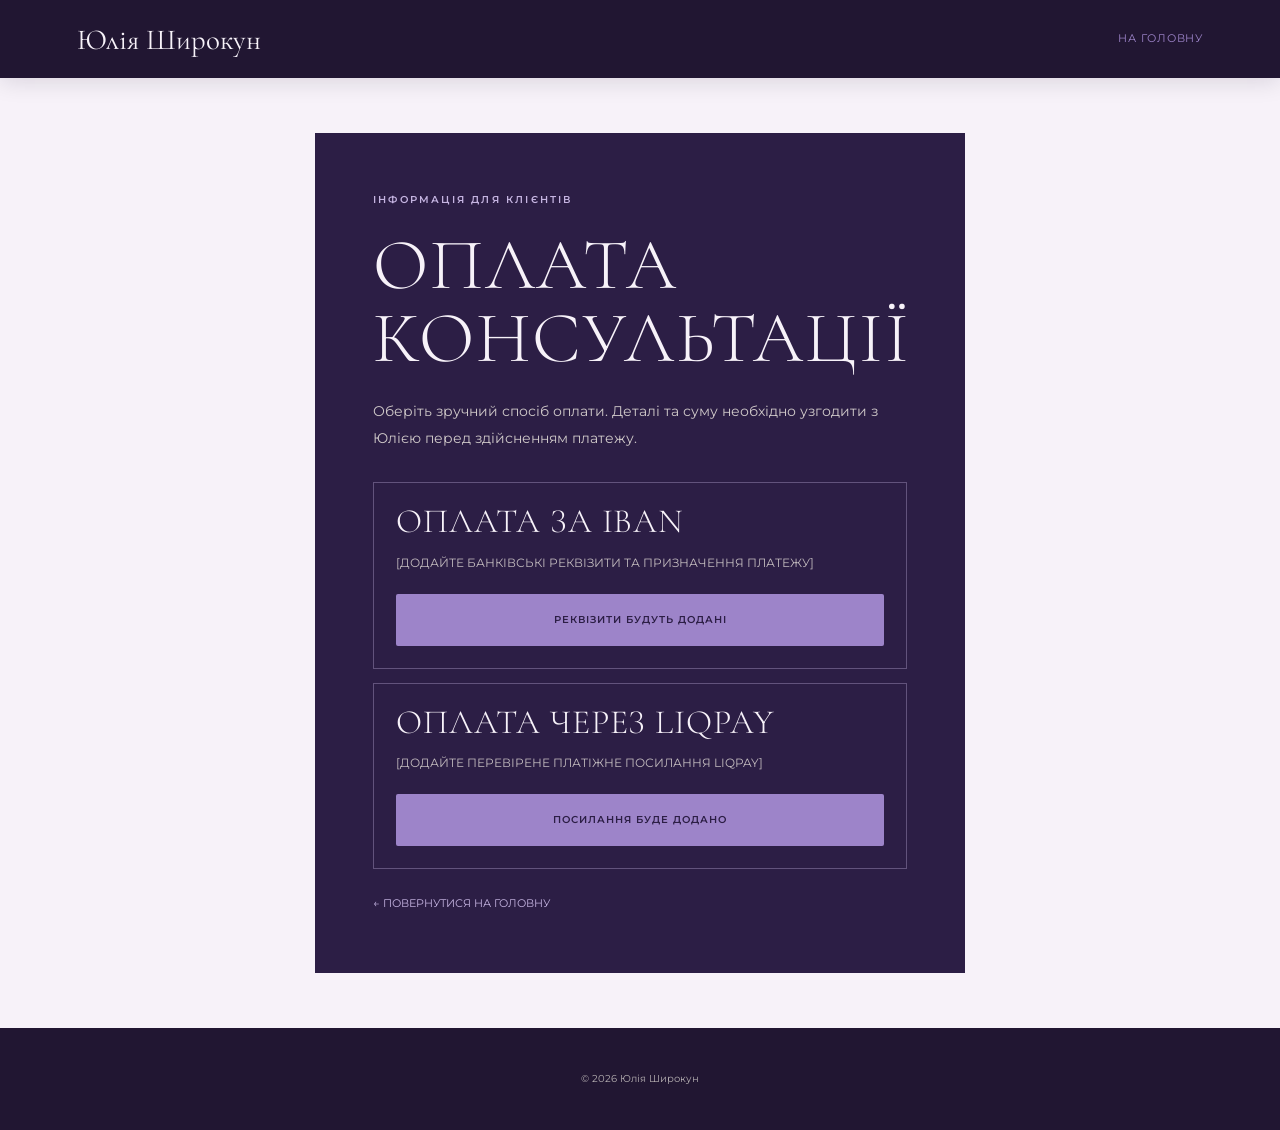
<file: payment/index.html>
<!doctype html>
<html lang="uk">
<head>
  <meta charset="utf-8"><meta name="viewport" content="width=device-width, initial-scale=1">
  <meta name="robots" content="noindex,nofollow">
  <meta name="theme-color" content="#2c1e45">
  <title>Оплата консультації | Юлія Широкун</title>
  <link rel="icon" href="../assets/icons/favicon.svg" type="image/svg+xml">
  <link rel="preconnect" href="https://fonts.googleapis.com"><link rel="preconnect" href="https://fonts.gstatic.com" crossorigin>
  <link href="https://fonts.googleapis.com/css2?family=Cormorant+Garamond:wght@300;400&family=Montserrat:wght@400;500;600&display=swap" rel="stylesheet">
  <link rel="stylesheet" href="../style.css">
  <style>
    body { min-height:100vh; display:flex; flex-direction:column; }
    .payment-main { flex:1; display:grid; place-items:center; padding:55px 22px; background:var(--cream); }
    .payment-card { width:min(100%,650px); padding:clamp(28px,6vw,58px); background:var(--purple); color:var(--cream); }
    .payment-card h1 { color:var(--cream); font-size:clamp(48px,8vw,72px); }
    .payment-card .body-copy { color:rgba(244,239,231,.82); }
    .payment-options { display:grid; gap:14px; margin-top:30px; }
    .payment-option { padding:22px; border:1px solid rgba(197,180,225,.35); }
    .payment-option h2 { font-size:34px; margin:0 0 8px; }
    .payment-option p { color:rgba(244,239,231,.75); font-size:12px; }
    .payment-option .button { width:100%; margin-top:8px; }
    .back-link { display:inline-block; margin-top:25px; color:#c5b4e1; font-size:11px; text-decoration:none; }
  </style>
</head>
<body>
<header class="site-header"><a class="wordmark" href="../">Юлія Широкун</a><div class="header-controls"><a class="lang-switch active" href="../">НА ГОЛОВНУ</a></div></header>
<main class="payment-main">
  <section class="payment-card">
    <p class="eyebrow eyebrow-light">ІНФОРМАЦІЯ ДЛЯ КЛІЄНТІВ</p>
    <h1>Оплата консультації</h1>
    <p class="body-copy">Оберіть зручний спосіб оплати. Деталі та суму необхідно узгодити з Юлією перед здійсненням платежу.</p>
    <div class="payment-options">
      <div class="payment-option"><h2>Оплата за IBAN</h2><p>[ДОДАЙТЕ БАНКІВСЬКІ РЕКВІЗИТИ ТА ПРИЗНАЧЕННЯ ПЛАТЕЖУ]</p><button class="button button-lavender" type="button" disabled>РЕКВІЗИТИ БУДУТЬ ДОДАНІ</button></div>
      <div class="payment-option"><h2>Оплата через LiqPay</h2><p>[ДОДАЙТЕ ПЕРЕВІРЕНЕ ПЛАТІЖНЕ ПОСИЛАННЯ LIQPAY]</p><a class="button button-lavender" href="#" aria-disabled="true" onclick="return false;">ПОСИЛАННЯ БУДЕ ДОДАНО</a></div>
    </div>
    <a class="back-link" href="../">← ПОВЕРНУТИСЯ НА ГОЛОВНУ</a>
  </section>
</main>
<footer class="site-footer"><p>© <span id="year"></span> Юлія Широкун</p></footer>
<script>document.getElementById("year").textContent = new Date().getFullYear();</script>
</body></html>
</file>
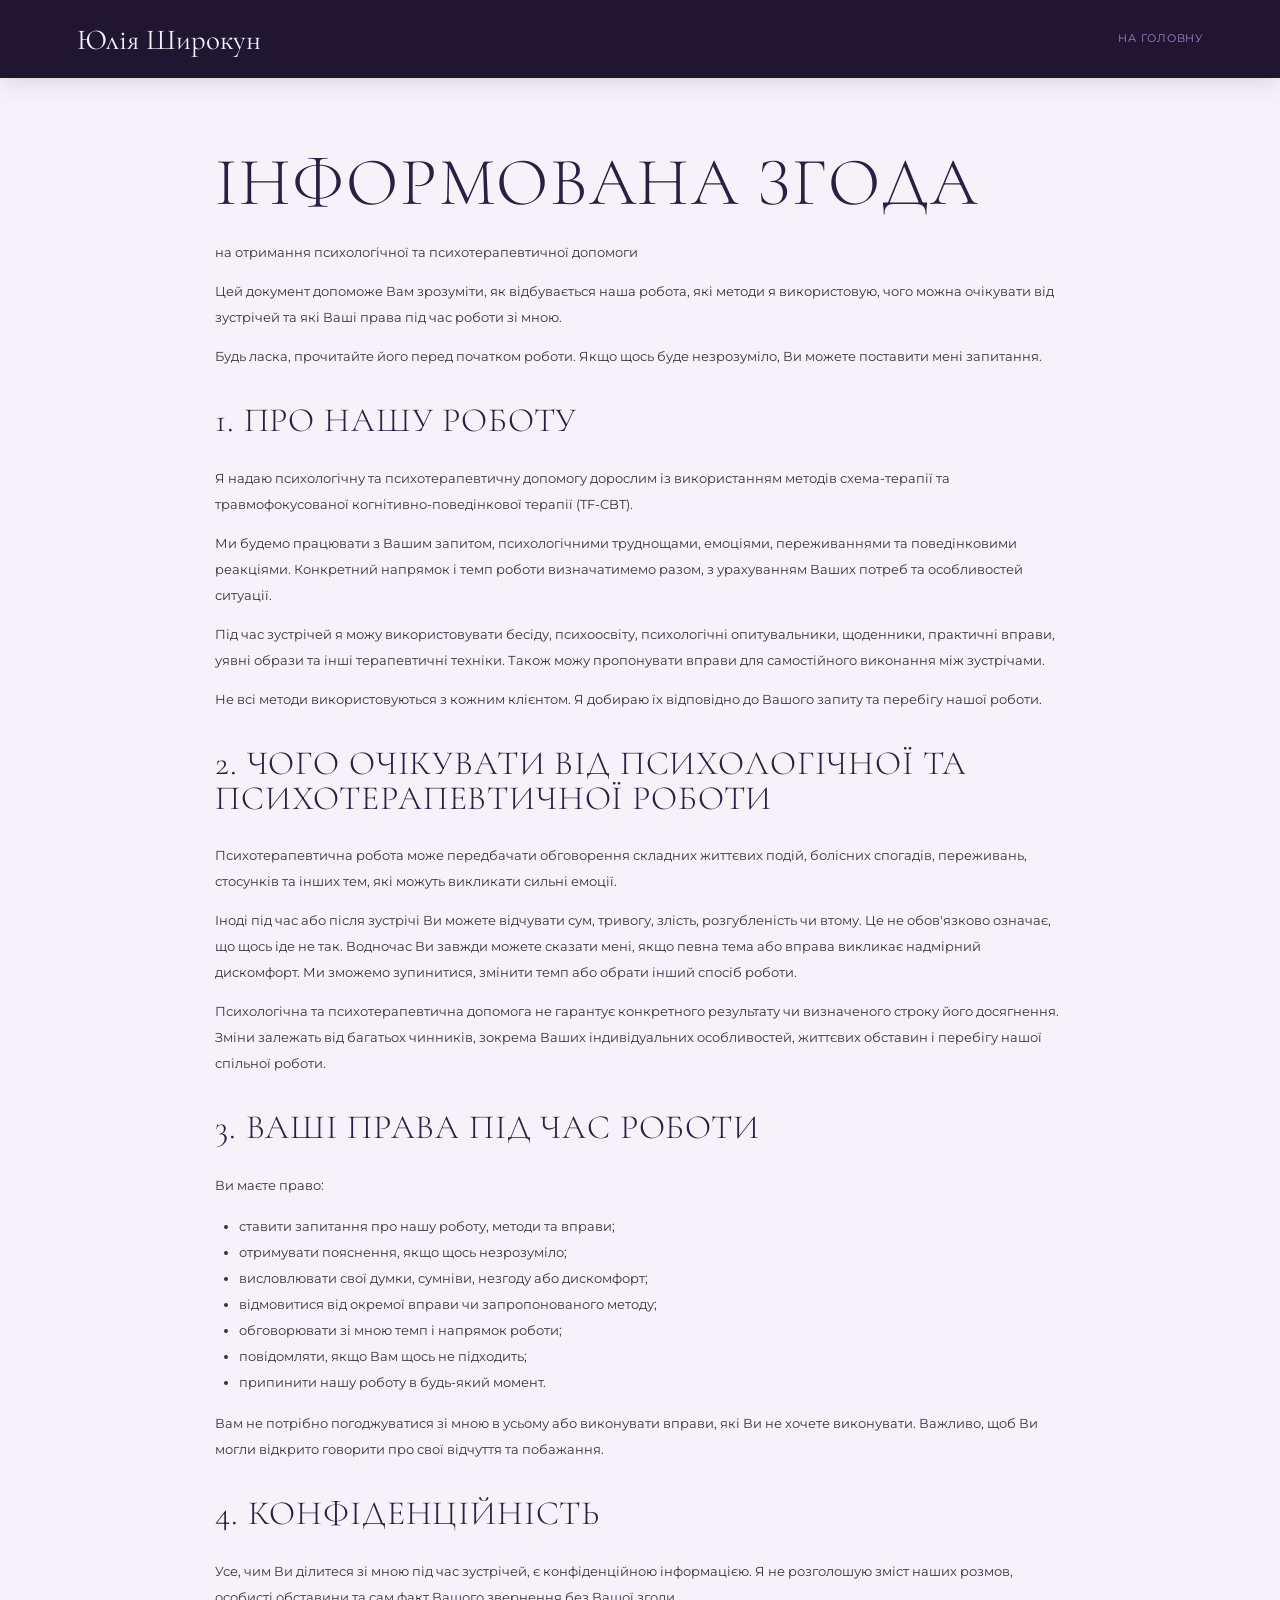
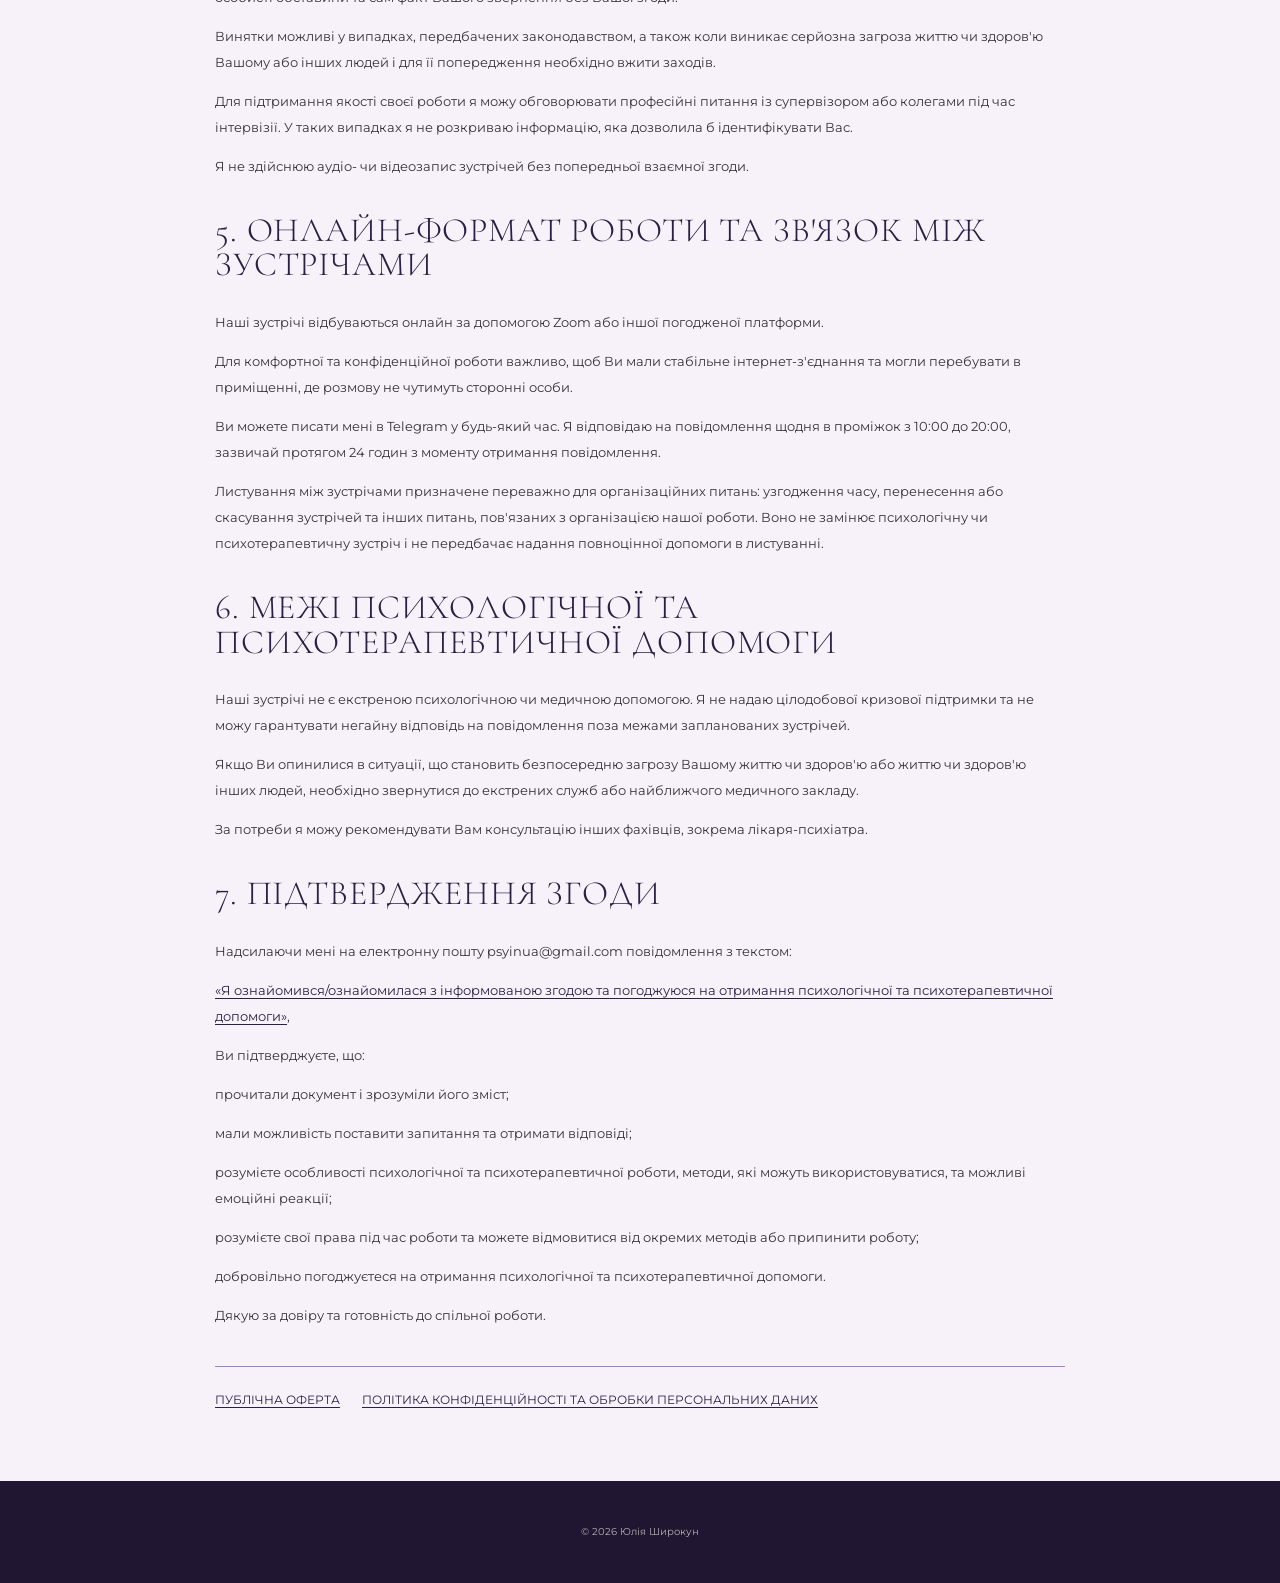
<file: documents/consent.html>
<!doctype html>
<html lang="uk">
<head>
<meta charset="utf-8"><meta name="viewport" content="width=device-width, initial-scale=1">
<meta name="robots" content="noindex,nofollow"><meta name="theme-color" content="#2c1e45">
<title>Інформована згода | Юлія Широкун</title>
<link rel="icon" href="../assets/icons/favicon.svg" type="image/svg+xml">
<link rel="preconnect" href="https://fonts.googleapis.com"><link rel="preconnect" href="https://fonts.gstatic.com" crossorigin>
<link href="https://fonts.googleapis.com/css2?family=Cormorant+Garamond:wght@300;400&family=Montserrat:wght@400;500;600&display=swap" rel="stylesheet">
<link rel="stylesheet" href="../style.css">
<style>
.document-main { min-height:70vh; padding:70px 24px; background:var(--cream); }
.document-content { width:min(850px,100%); margin:auto; }
.document-content h1 { font-size:clamp(42px,7vw,68px); }
.document-content h2 { color:var(--purple); font-size:clamp(24px,4vw,34px); margin-top:35px; }
.document-content p, .document-content li { font-size:13px; line-height:2; }
.document-content ul { padding-left:24px; }
.document-content a { color:var(--purple); text-decoration:underline; text-underline-offset:3px; }
.document-nav { display:flex; flex-wrap:wrap; gap:12px 22px; margin-top:38px; padding-top:22px; border-top:1px solid var(--lavender); }
.document-nav a { font-size:12px; }
.consent-action { display:inline; cursor:pointer; color:var(--purple); text-decoration:underline; text-underline-offset:3px; }
</style></head>
<body>
<header class="site-header"><a class="wordmark" href="../">Юлія Широкун</a><div class="header-controls"><a class="lang-switch active" href="../">НА ГОЛОВНУ</a></div></header>
<main class="document-main"><article class="document-content">
<h1>ІНФОРМОВАНА ЗГОДА</h1>
<p>на отримання психологічної та психотерапевтичної допомоги</p>
<p>Цей документ допоможе Вам зрозуміти, як відбувається наша робота, які методи я використовую, чого можна очікувати від зустрічей та які Ваші права під час роботи зі мною.</p>
<p>Будь ласка, прочитайте його перед початком роботи. Якщо щось буде незрозуміло, Ви можете поставити мені запитання.</p>
<h2>1. Про нашу роботу</h2>
<p>Я надаю психологічну та психотерапевтичну допомогу дорослим із використанням методів схема-терапії та травмофокусованої когнітивно-поведінкової терапії (TF-CBT).</p>
<p>Ми будемо працювати з Вашим запитом, психологічними труднощами, емоціями, переживаннями та поведінковими реакціями. Конкретний напрямок і темп роботи визначатимемо разом, з урахуванням Ваших потреб та особливостей ситуації.</p>
<p>Під час зустрічей я можу використовувати бесіду, психоосвіту, психологічні опитувальники, щоденники, практичні вправи, уявні образи та інші терапевтичні техніки. Також можу пропонувати вправи для самостійного виконання між зустрічами.</p>
<p>Не всі методи використовуються з кожним клієнтом. Я добираю їх відповідно до Вашого запиту та перебігу нашої роботи.</p>
<h2>2. Чого очікувати від психологічної та психотерапевтичної роботи</h2>
<p>Психотерапевтична робота може передбачати обговорення складних життєвих подій, болісних спогадів, переживань, стосунків та інших тем, які можуть викликати сильні емоції.</p>
<p>Іноді під час або після зустрічі Ви можете відчувати сум, тривогу, злість, розгубленість чи втому. Це не обов'язково означає, що щось іде не так. Водночас Ви завжди можете сказати мені, якщо певна тема або вправа викликає надмірний дискомфорт. Ми зможемо зупинитися, змінити темп або обрати інший спосіб роботи.</p>
<p>Психологічна та психотерапевтична допомога не гарантує конкретного результату чи визначеного строку його досягнення. Зміни залежать від багатьох чинників, зокрема Ваших індивідуальних особливостей, життєвих обставин і перебігу нашої спільної роботи.</p>
<h2>3. Ваші права під час роботи</h2>
<p>Ви маєте право:</p>
<ul>
<li>ставити запитання про нашу роботу, методи та вправи;</li>
<li>отримувати пояснення, якщо щось незрозуміло;</li>
<li>висловлювати свої думки, сумніви, незгоду або дискомфорт;</li>
<li>відмовитися від окремої вправи чи запропонованого методу;</li>
<li>обговорювати зі мною темп і напрямок роботи;</li>
<li>повідомляти, якщо Вам щось не підходить;</li>
<li>припинити нашу роботу в будь-який момент.</li>
</ul>
<p>Вам не потрібно погоджуватися зі мною в усьому або виконувати вправи, які Ви не хочете виконувати. Важливо, щоб Ви могли відкрито говорити про свої відчуття та побажання.</p>
<h2>4. Конфіденційність</h2>
<p>Усе, чим Ви ділитеся зі мною під час зустрічей, є конфіденційною інформацією. Я не розголошую зміст наших розмов, особисті обставини та сам факт Вашого звернення без Вашої згоди.</p>
<p>Винятки можливі у випадках, передбачених законодавством, а також коли виникає серйозна загроза життю чи здоров'ю Вашому або інших людей і для її попередження необхідно вжити заходів.</p>
<p>Для підтримання якості своєї роботи я можу обговорювати професійні питання із супервізором або колегами під час інтервізії. У таких випадках я не розкриваю інформацію, яка дозволила б ідентифікувати Вас.</p>
<p>Я не здійснюю аудіо- чи відеозапис зустрічей без попередньої взаємної згоди.</p>
<h2>5. Онлайн-формат роботи та зв'язок між зустрічами</h2>
<p>Наші зустрічі відбуваються онлайн за допомогою Zoom або іншої погодженої платформи.</p>
<p>Для комфортної та конфіденційної роботи важливо, щоб Ви мали стабільне інтернет-з'єднання та могли перебувати в приміщенні, де розмову не чутимуть сторонні особи.</p>
<p>Ви можете писати мені в Telegram у будь-який час. Я відповідаю на повідомлення щодня в проміжок з 10:00 до 20:00, зазвичай протягом 24 годин з моменту отримання повідомлення.</p>
<p>Листування між зустрічами призначене переважно для організаційних питань: узгодження часу, перенесення або скасування зустрічей та інших питань, пов'язаних з організацією нашої роботи. Воно не замінює психологічну чи психотерапевтичну зустріч і не передбачає надання повноцінної допомоги в листуванні.</p>
<h2>6. Межі психологічної та психотерапевтичної допомоги</h2>
<p>Наші зустрічі не є екстреною психологічною чи медичною допомогою. Я не надаю цілодобової кризової підтримки та не можу гарантувати негайну відповідь на повідомлення поза межами запланованих зустрічей.</p>
<p>Якщо Ви опинилися в ситуації, що становить безпосередню загрозу Вашому життю чи здоров'ю або життю чи здоров'ю інших людей, необхідно звернутися до екстрених служб або найближчого медичного закладу.</p>
<p>За потреби я можу рекомендувати Вам консультацію інших фахівців, зокрема лікаря-психіатра.</p>
<h2>7. Підтвердження згоди</h2>
<p>Надсилаючи мені на електронну пошту psyinua@gmail.com повідомлення з текстом:</p>
<p><a class="consent-action" href="mailto:psyinua@gmail.com?subject=%D0%9F%D1%96%D0%B4%D1%82%D0%B2%D0%B5%D1%80%D0%B4%D0%B6%D0%B5%D0%BD%D0%BD%D1%8F%20%D1%96%D0%BD%D1%84%D0%BE%D1%80%D0%BC%D0%BE%D0%B2%D0%B0%D0%BD%D0%BE%D1%97%20%D0%B7%D0%B3%D0%BE%D0%B4%D0%B8&amp;body=%D0%AF%20%D0%BE%D0%B7%D0%BD%D0%B0%D0%B9%D0%BE%D0%BC%D0%B8%D0%B2%D1%81%D1%8F%2F%D0%BE%D0%B7%D0%BD%D0%B0%D0%B9%D0%BE%D0%BC%D0%B8%D0%BB%D0%B0%D1%81%D1%8F%20%D0%B7%20%D1%96%D0%BD%D1%84%D0%BE%D1%80%D0%BC%D0%BE%D0%B2%D0%B0%D0%BD%D0%BE%D1%8E%20%D0%B7%D0%B3%D0%BE%D0%B4%D0%BE%D1%8E%20%D1%82%D0%B0%20%D0%BF%D0%BE%D0%B3%D0%BE%D0%B4%D0%B6%D1%83%D1%8E%D1%81%D1%8F%20%D0%BD%D0%B0%20%D0%BE%D1%82%D1%80%D0%B8%D0%BC%D0%B0%D0%BD%D0%BD%D1%8F%20%D0%BF%D1%81%D0%B8%D1%85%D0%BE%D0%BB%D0%BE%D0%B3%D1%96%D1%87%D0%BD%D0%BE%D1%97%20%D1%82%D0%B0%20%D0%BF%D1%81%D0%B8%D1%85%D0%BE%D1%82%D0%B5%D1%80%D0%B0%D0%BF%D0%B5%D0%B2%D1%82%D0%B8%D1%87%D0%BD%D0%BE%D1%97%20%D0%B4%D0%BE%D0%BF%D0%BE%D0%BC%D0%BE%D0%B3%D0%B8">«Я ознайомився/ознайомилася з інформованою згодою та погоджуюся на отримання психологічної та психотерапевтичної допомоги»</a>,</p>
<p>Ви підтверджуєте, що:</p>
<p>прочитали документ і зрозуміли його зміст;</p>
<p>мали можливість поставити запитання та отримати відповіді;</p>
<p>розумієте особливості психологічної та психотерапевтичної роботи, методи, які можуть використовуватися, та можливі емоційні реакції;</p>
<p>розумієте свої права під час роботи та можете відмовитися від окремих методів або припинити роботу;</p>
<p>добровільно погоджуєтеся на отримання психологічної та психотерапевтичної допомоги.</p>
<p>Дякую за довіру та готовність до спільної роботи.</p>
<nav class="document-nav" aria-label="Інші документи">
<a href="offer.html">ПУБЛІЧНА ОФЕРТА</a><a href="personal-data.html">ПОЛІТИКА КОНФІДЕНЦІЙНОСТІ ТА ОБРОБКИ ПЕРСОНАЛЬНИХ ДАНИХ</a>
</nav>
</article></main>
<footer class="site-footer"><p>© <span id="year"></span> Юлія Широкун</p></footer>
<script>document.getElementById("year").textContent = new Date().getFullYear();</script>
<script>
document.querySelectorAll('.consent-action').forEach(function(link) {
  link.addEventListener('click', function() {
    var text = link.textContent.replace(/^«|»$/g, '').replace(/,$/, '');
    window.setTimeout(function() {
      if (navigator.clipboard && navigator.clipboard.writeText) {
        navigator.clipboard.writeText(text).then(function() {
          alert('Якщо поштовий клієнт не відкрився, текст згоди скопійовано в буфер обміну.');
        }).catch(function() {
          prompt('Скопіюйте текст згоди:', text);
        });
      } else {
        prompt('Скопіюйте текст згоди:', text);
      }
    }, 1200);
  });
});
</script>
</body></html>
</file>
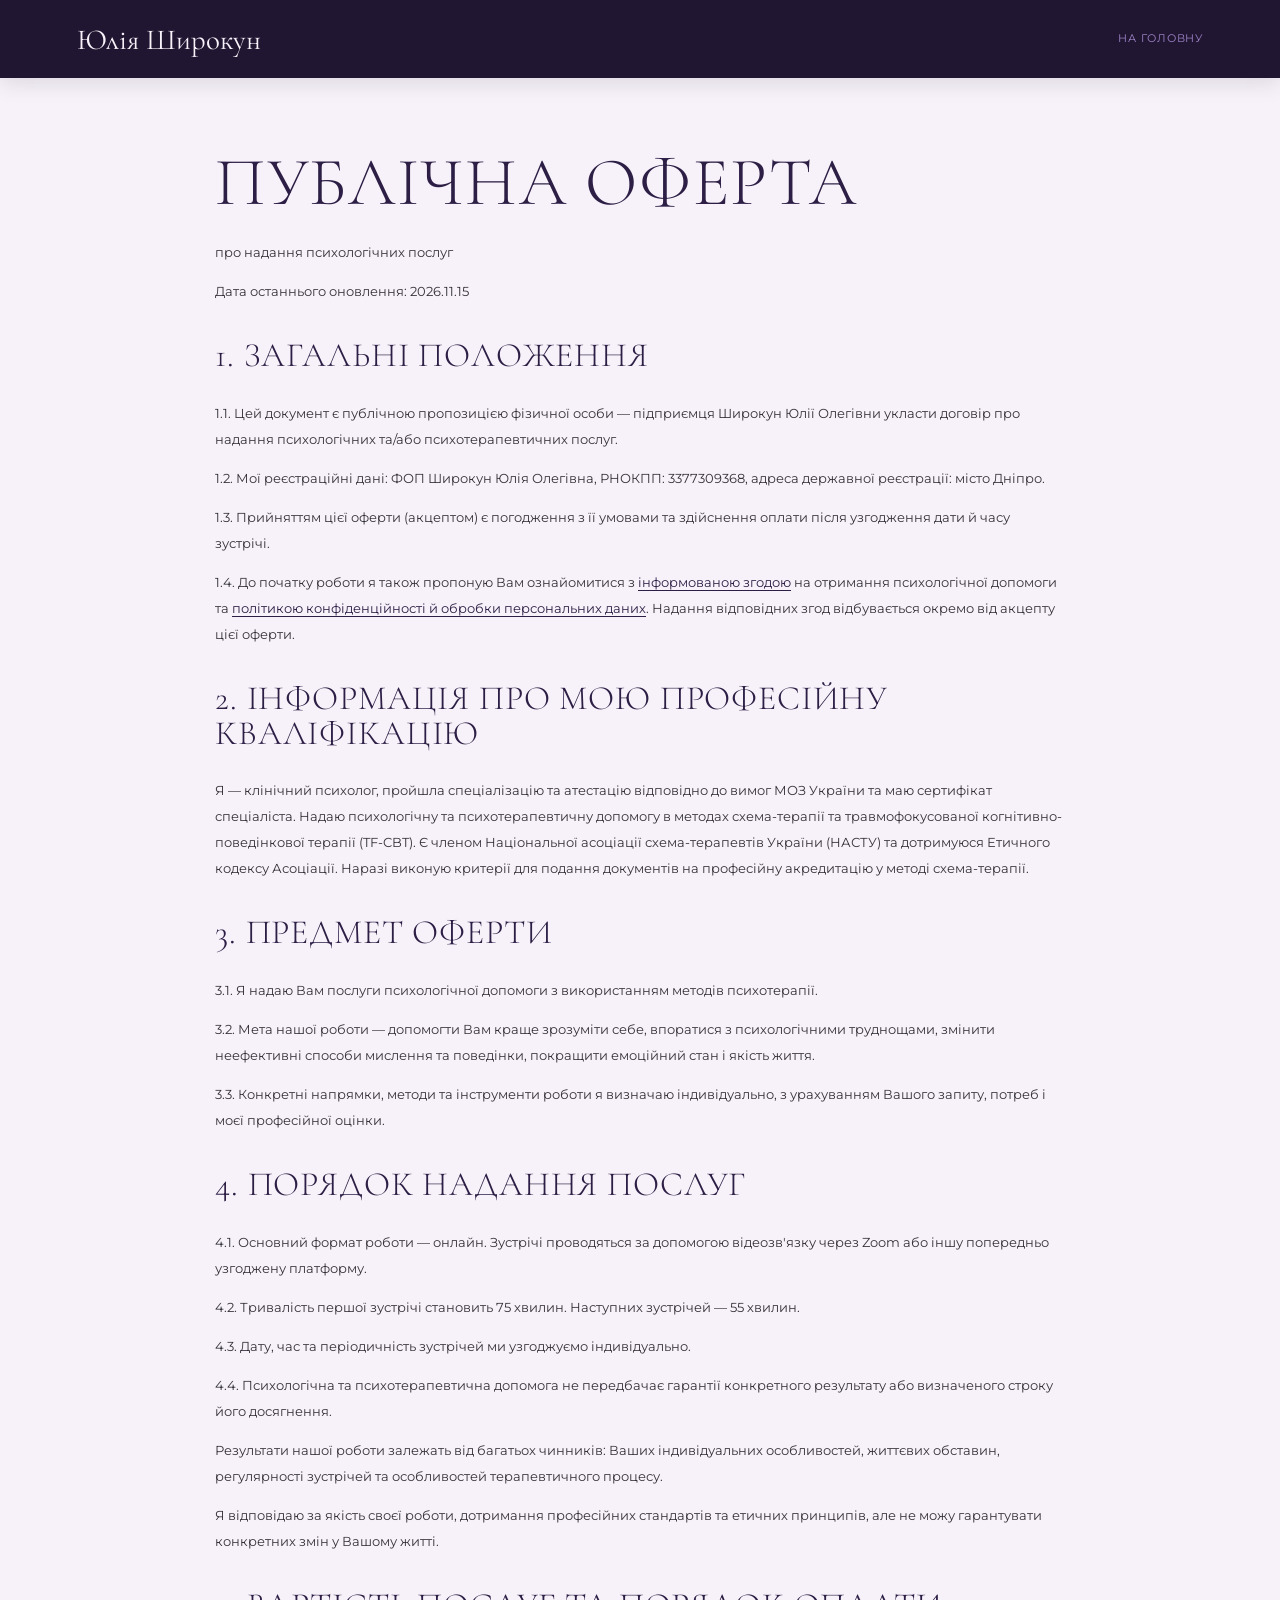
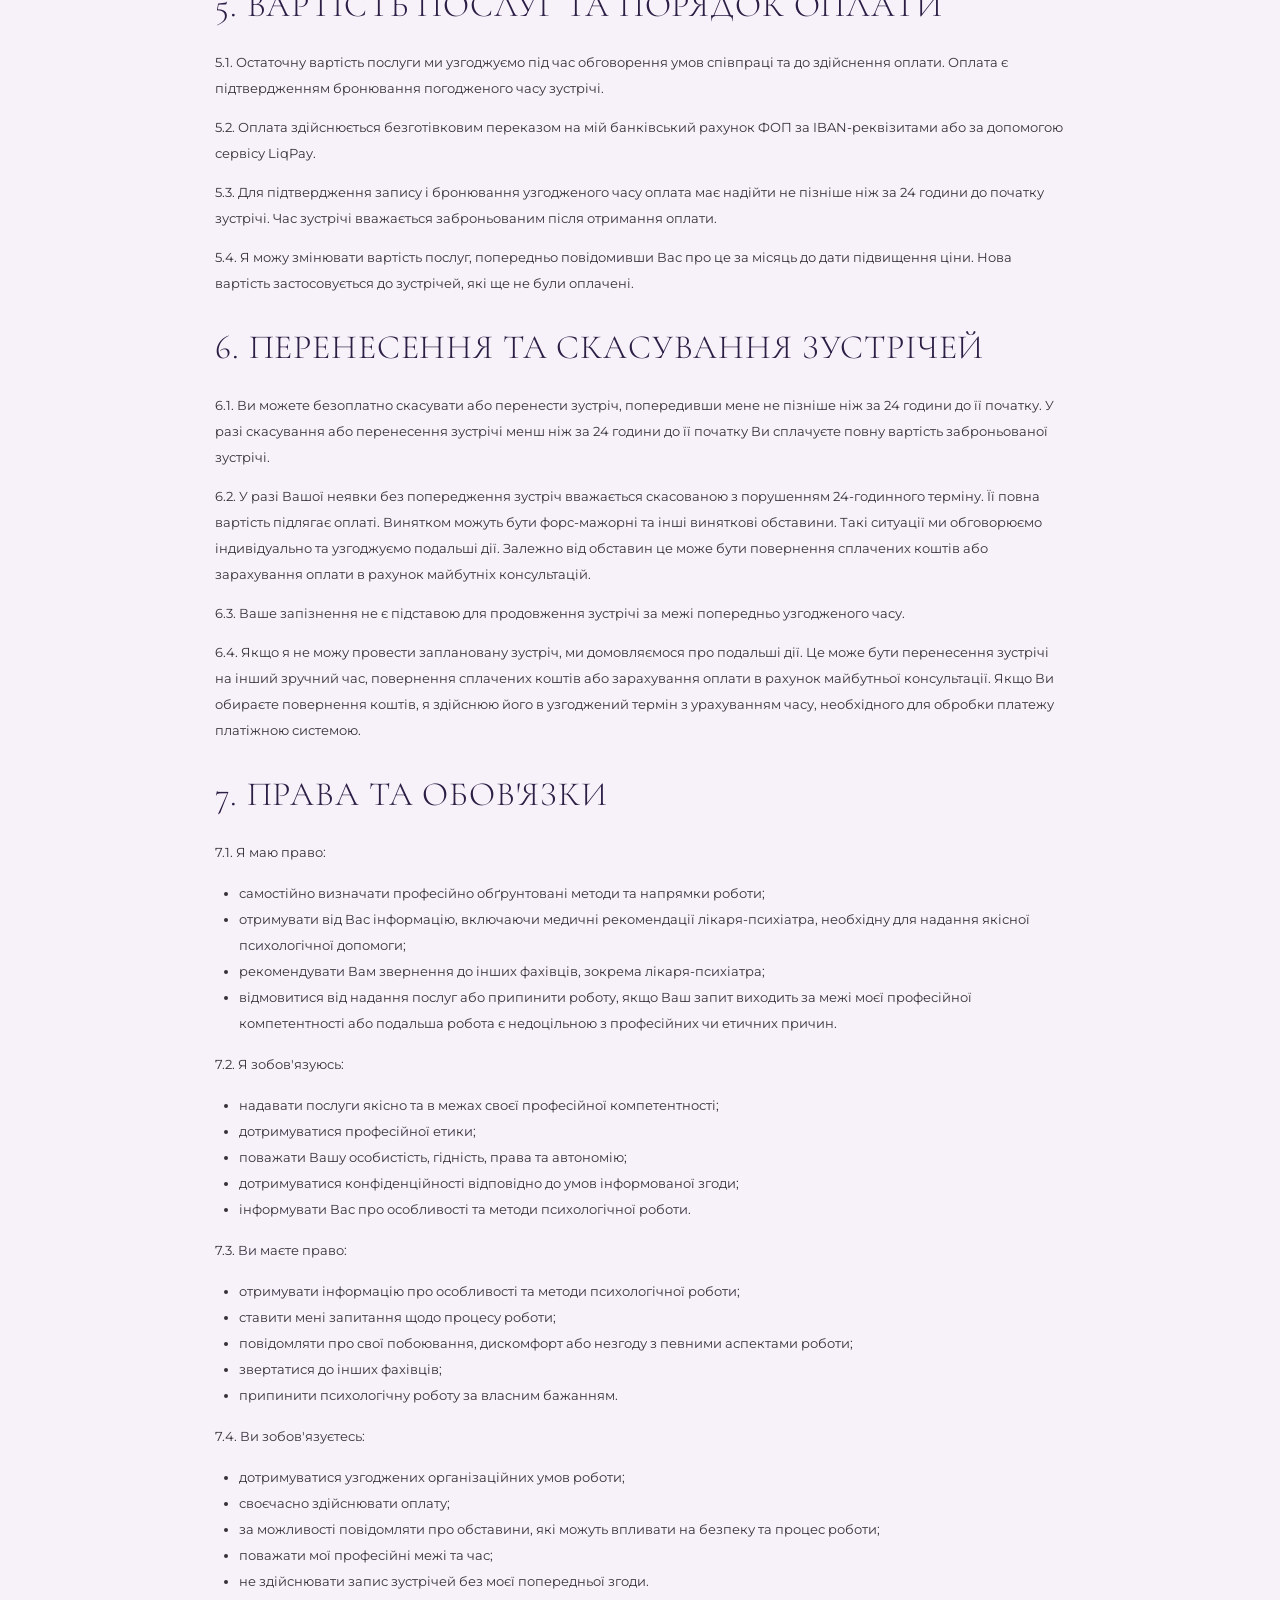
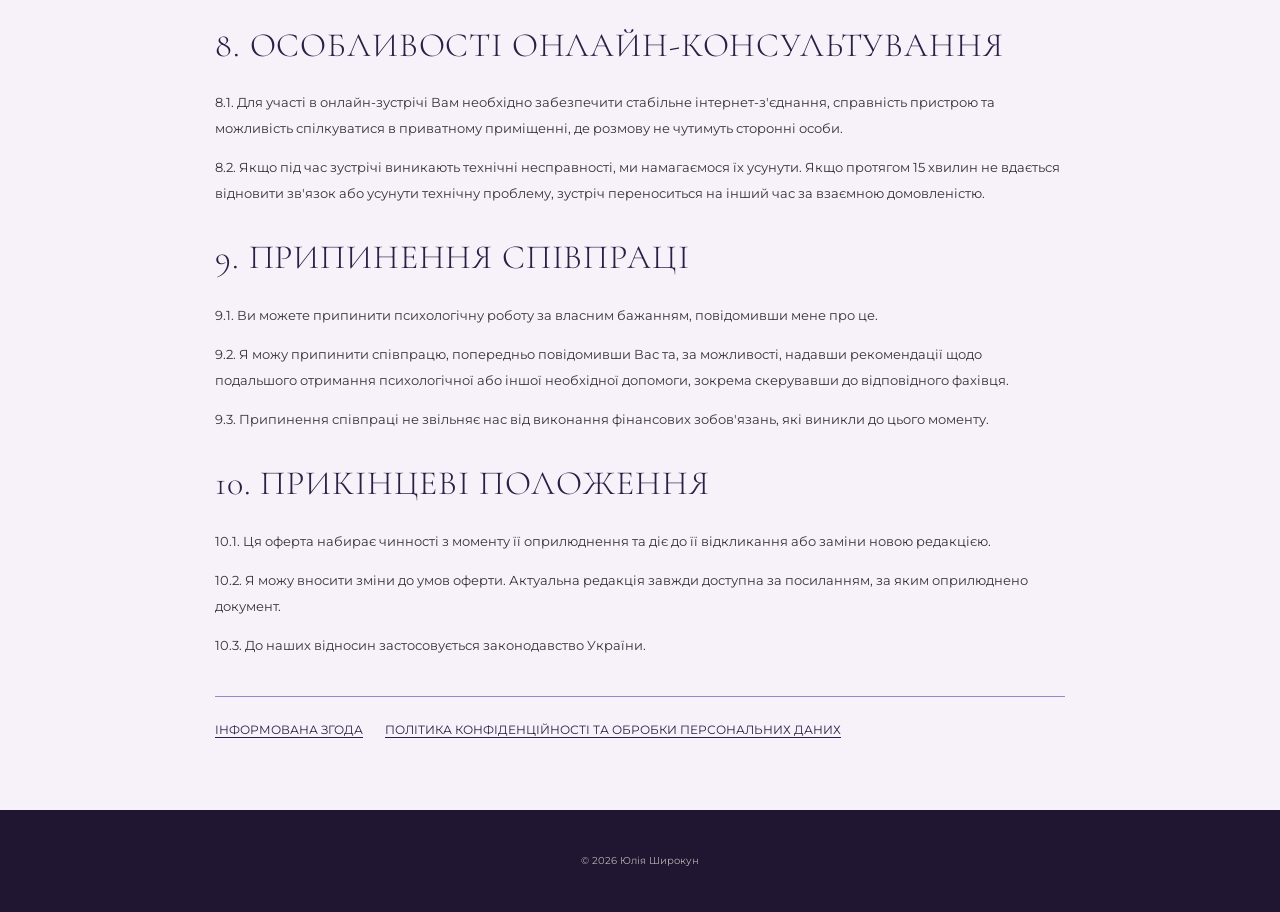
<file: documents/offer.html>
<!doctype html>
<html lang="uk">
<head>
<meta charset="utf-8"><meta name="viewport" content="width=device-width, initial-scale=1">
<meta name="robots" content="noindex,nofollow"><meta name="theme-color" content="#2c1e45">
<title>Публічна оферта | Юлія Широкун</title>
<link rel="icon" href="../assets/icons/favicon.svg" type="image/svg+xml">
<link rel="preconnect" href="https://fonts.googleapis.com"><link rel="preconnect" href="https://fonts.gstatic.com" crossorigin>
<link href="https://fonts.googleapis.com/css2?family=Cormorant+Garamond:wght@300;400&family=Montserrat:wght@400;500;600&display=swap" rel="stylesheet">
<link rel="stylesheet" href="../style.css">
<style>
.document-main { min-height:70vh; padding:70px 24px; background:var(--cream); }
.document-content { width:min(850px,100%); margin:auto; }
.document-content h1 { font-size:clamp(42px,7vw,68px); }
.document-content h2 { color:var(--purple); font-size:clamp(24px,4vw,34px); margin-top:35px; }
.document-content p, .document-content li { font-size:13px; line-height:2; }
.document-content ul { padding-left:24px; }
.document-content a { color:var(--purple); text-decoration:underline; text-underline-offset:3px; }
.document-nav { display:flex; flex-wrap:wrap; gap:12px 22px; margin-top:38px; padding-top:22px; border-top:1px solid var(--lavender); }
.document-nav a { font-size:12px; }
.consent-action { display:inline; cursor:pointer; color:var(--purple); text-decoration:underline; text-underline-offset:3px; }
</style></head>
<body>
<header class="site-header"><a class="wordmark" href="../">Юлія Широкун</a><div class="header-controls"><a class="lang-switch active" href="../">НА ГОЛОВНУ</a></div></header>
<main class="document-main"><article class="document-content">
<h1>ПУБЛІЧНА ОФЕРТА</h1>
<p>про надання психологічних послуг</p>
<p>Дата останнього оновлення: 2026.11.15</p>
<h2>1. Загальні положення</h2>
<p>1.1. Цей документ є публічною пропозицією фізичної особи — підприємця Широкун Юлії Олегівни укласти договір про надання психологічних та/або психотерапевтичних послуг.</p>
<p>1.2. Мої реєстраційні дані: ФОП Широкун Юлія Олегівна, РНОКПП: 3377309368, адреса державної реєстрації: місто Дніпро.</p>
  <p>1.3. Прийняттям цієї оферти (акцептом) є погодження з її умовами та здійснення оплати після узгодження дати й часу зустрічі.</p>
<p>1.4. До початку роботи я також пропоную Вам ознайомитися з <a href="consent.html">інформованою згодою</a> на отримання психологічної допомоги та <a href="personal-data.html">політикою конфіденційності й обробки персональних даних</a>. Надання відповідних згод відбувається окремо від акцепту цієї оферти.</p>
<h2>2. Інформація про мою професійну кваліфікацію</h2>
<p>Я — клінічний психолог, пройшла спеціалізацію та атестацію відповідно до вимог МОЗ України та маю сертифікат спеціаліста. Надаю психологічну та психотерапевтичну допомогу в методах схема-терапії та травмофокусованої когнітивно-поведінкової терапії (TF-CBT). Є членом Національної асоціації схема-терапевтів України (НАСТУ) та дотримуюся Етичного кодексу Асоціації. Наразі виконую критерії для подання документів на професійну акредитацію у методі схема-терапії.</p>
<h2>3. Предмет оферти</h2>
<p>3.1. Я надаю Вам послуги психологічної допомоги з використанням методів психотерапії.</p>
<p>3.2. Мета нашої роботи — допомогти Вам краще зрозуміти себе, впоратися з психологічними труднощами, змінити неефективні способи мислення та поведінки, покращити емоційний стан і якість життя.</p>
<p>3.3. Конкретні напрямки, методи та інструменти роботи я визначаю індивідуально, з урахуванням Вашого запиту, потреб і моєї професійної оцінки.</p>
<h2>4. Порядок надання послуг</h2>
<p>4.1. Основний формат роботи — онлайн. Зустрічі проводяться за допомогою відеозв'язку через Zoom або іншу попередньо узгоджену платформу.</p>
<p>4.2. Тривалість першої зустрічі становить 75 хвилин. Наступних зустрічей — 55 хвилин.</p>
<p>4.3. Дату, час та періодичність зустрічей ми узгоджуємо індивідуально.</p>
<p>4.4. Психологічна та психотерапевтична допомога не передбачає гарантії конкретного результату або визначеного строку його досягнення.</p>
<p>Результати нашої роботи залежать від багатьох чинників: Ваших індивідуальних особливостей, життєвих обставин, регулярності зустрічей та особливостей терапевтичного процесу.</p>
<p>Я відповідаю за якість своєї роботи, дотримання професійних стандартів та етичних принципів, але не можу гарантувати конкретних змін у Вашому житті.</p>
<h2>5. Вартість послуг та порядок оплати</h2>
<p>5.1. Остаточну вартість послуги ми узгоджуємо під час обговорення умов співпраці та до здійснення оплати. Оплата є підтвердженням бронювання погодженого часу зустрічі.</p>
<p>5.2. Оплата здійснюється безготівковим переказом на мій банківський рахунок ФОП за IBAN-реквізитами або за допомогою сервісу LiqPay.</p>
<p>5.3. Для підтвердження запису і бронювання узгодженого часу оплата має надійти не пізніше ніж за 24 години до початку зустрічі. Час зустрічі вважається заброньованим після отримання оплати.</p>
<p>5.4. Я можу змінювати вартість послуг, попередньо повідомивши Вас про це за місяць до дати підвищення ціни. Нова вартість застосовується до зустрічей, які ще не були оплачені.</p>
<h2>6. Перенесення та скасування зустрічей</h2>
<p>6.1. Ви можете безоплатно скасувати або перенести зустріч, попередивши мене не пізніше ніж за 24 години до її початку. У разі скасування або перенесення зустрічі менш ніж за 24 години до її початку Ви сплачуєте повну вартість заброньованої зустрічі.</p>
<p>6.2. У разі Вашої неявки без попередження зустріч вважається скасованою з порушенням 24-годинного терміну. Її повна вартість підлягає оплаті. Винятком можуть бути форс-мажорні та інші виняткові обставини. Такі ситуації ми обговорюємо індивідуально та узгоджуємо подальші дії. Залежно від обставин це може бути повернення сплачених коштів або зарахування оплати в рахунок майбутніх консультацій.</p>
<p>6.3. Ваше запізнення не є підставою для продовження зустрічі за межі попередньо узгодженого часу.</p>
<p>6.4. Якщо я не можу провести заплановану зустріч, ми домовляємося про подальші дії. Це може бути перенесення зустрічі на інший зручний час, повернення сплачених коштів або зарахування оплати в рахунок майбутньої консультації. Якщо Ви обираєте повернення коштів, я здійснюю його в узгоджений термін з урахуванням часу, необхідного для обробки платежу платіжною системою.</p>
<h2>7. Права та обов'язки</h2>
<p>7.1. Я маю право:</p>
<ul>
<li>самостійно визначати професійно обґрунтовані методи та напрямки роботи;</li>
<li>отримувати від Вас інформацію, включаючи медичні рекомендації лікаря-психіатра, необхідну для надання якісної психологічної допомоги;</li>
<li>рекомендувати Вам звернення до інших фахівців, зокрема лікаря-психіатра;</li>
<li>відмовитися від надання послуг або припинити роботу, якщо Ваш запит виходить за межі моєї професійної компетентності або подальша робота є недоцільною з професійних чи етичних причин.</li>
</ul>
<p>7.2. Я зобов'язуюсь:</p>
<ul>
<li>надавати послуги якісно та в межах своєї професійної компетентності;</li>
<li>дотримуватися професійної етики;</li>
<li>поважати Вашу особистість, гідність, права та автономію;</li>
<li>дотримуватися конфіденційності відповідно до умов інформованої згоди;</li>
<li>інформувати Вас про особливості та методи психологічної роботи.</li>
</ul>
<p>7.3. Ви маєте право:</p>
<ul>
<li>отримувати інформацію про особливості та методи психологічної роботи;</li>
<li>ставити мені запитання щодо процесу роботи;</li>
<li>повідомляти про свої побоювання, дискомфорт або незгоду з певними аспектами роботи;</li>
<li>звертатися до інших фахівців;</li>
<li>припинити психологічну роботу за власним бажанням.</li>
</ul>
<p>7.4. Ви зобов'язуєтесь:</p>
<ul>
<li>дотримуватися узгоджених організаційних умов роботи;</li>
<li>своєчасно здійснювати оплату;</li>
<li>за можливості повідомляти про обставини, які можуть впливати на безпеку та процес роботи;</li>
<li>поважати мої професійні межі та час;</li>
<li>не здійснювати запис зустрічей без моєї попередньої згоди.</li>
</ul>
<h2>8. Особливості онлайн-консультування</h2>
<p>8.1. Для участі в онлайн-зустрічі Вам необхідно забезпечити стабільне інтернет-з'єднання, справність пристрою та можливість спілкуватися в приватному приміщенні, де розмову не чутимуть сторонні особи.</p>
<p>8.2. Якщо під час зустрічі виникають технічні несправності, ми намагаємося їх усунути. Якщо протягом 15 хвилин не вдається відновити зв'язок або усунути технічну проблему, зустріч переноситься на інший час за взаємною домовленістю.</p>
<h2>9. Припинення співпраці</h2>
<p>9.1. Ви можете припинити психологічну роботу за власним бажанням, повідомивши мене про це.</p>
<p>9.2. Я можу припинити співпрацю, попередньо повідомивши Вас та, за можливості, надавши рекомендації щодо подальшого отримання психологічної або іншої необхідної допомоги, зокрема скерувавши до відповідного фахівця.</p>
<p>9.3. Припинення співпраці не звільняє нас від виконання фінансових зобов'язань, які виникли до цього моменту.</p>
<h2>10. Прикінцеві положення</h2>
<p>10.1. Ця оферта набирає чинності з моменту її оприлюднення та діє до її відкликання або заміни новою редакцією.</p>
<p>10.2. Я можу вносити зміни до умов оферти. Актуальна редакція завжди доступна за посиланням, за яким оприлюднено документ.</p>
<p>10.3. До наших відносин застосовується законодавство України.</p>
<nav class="document-nav" aria-label="Інші документи">
<a href="consent.html">ІНФОРМОВАНА ЗГОДА</a><a href="personal-data.html">ПОЛІТИКА КОНФІДЕНЦІЙНОСТІ ТА ОБРОБКИ ПЕРСОНАЛЬНИХ ДАНИХ</a>
</nav>
</article></main>
<footer class="site-footer"><p>© <span id="year"></span> Юлія Широкун</p></footer>
<script>document.getElementById("year").textContent = new Date().getFullYear();</script>

</body></html>
</file>
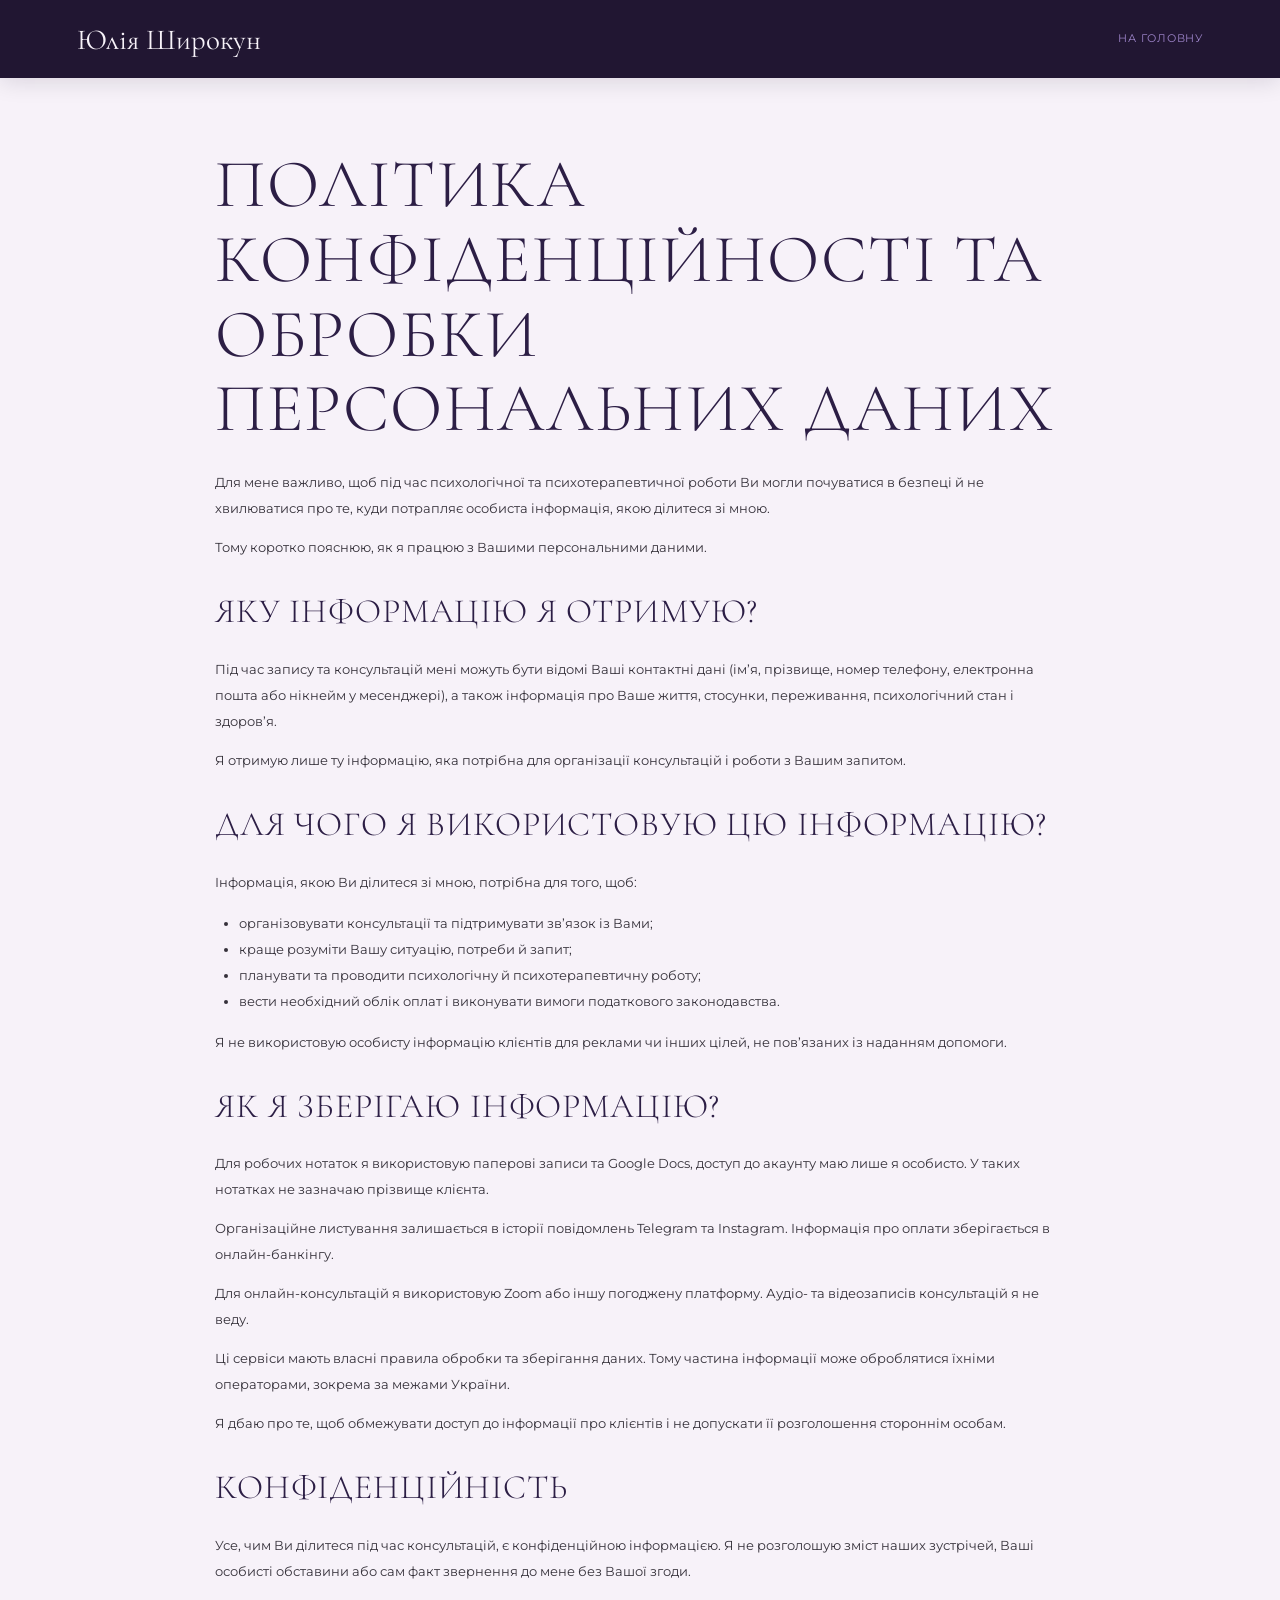
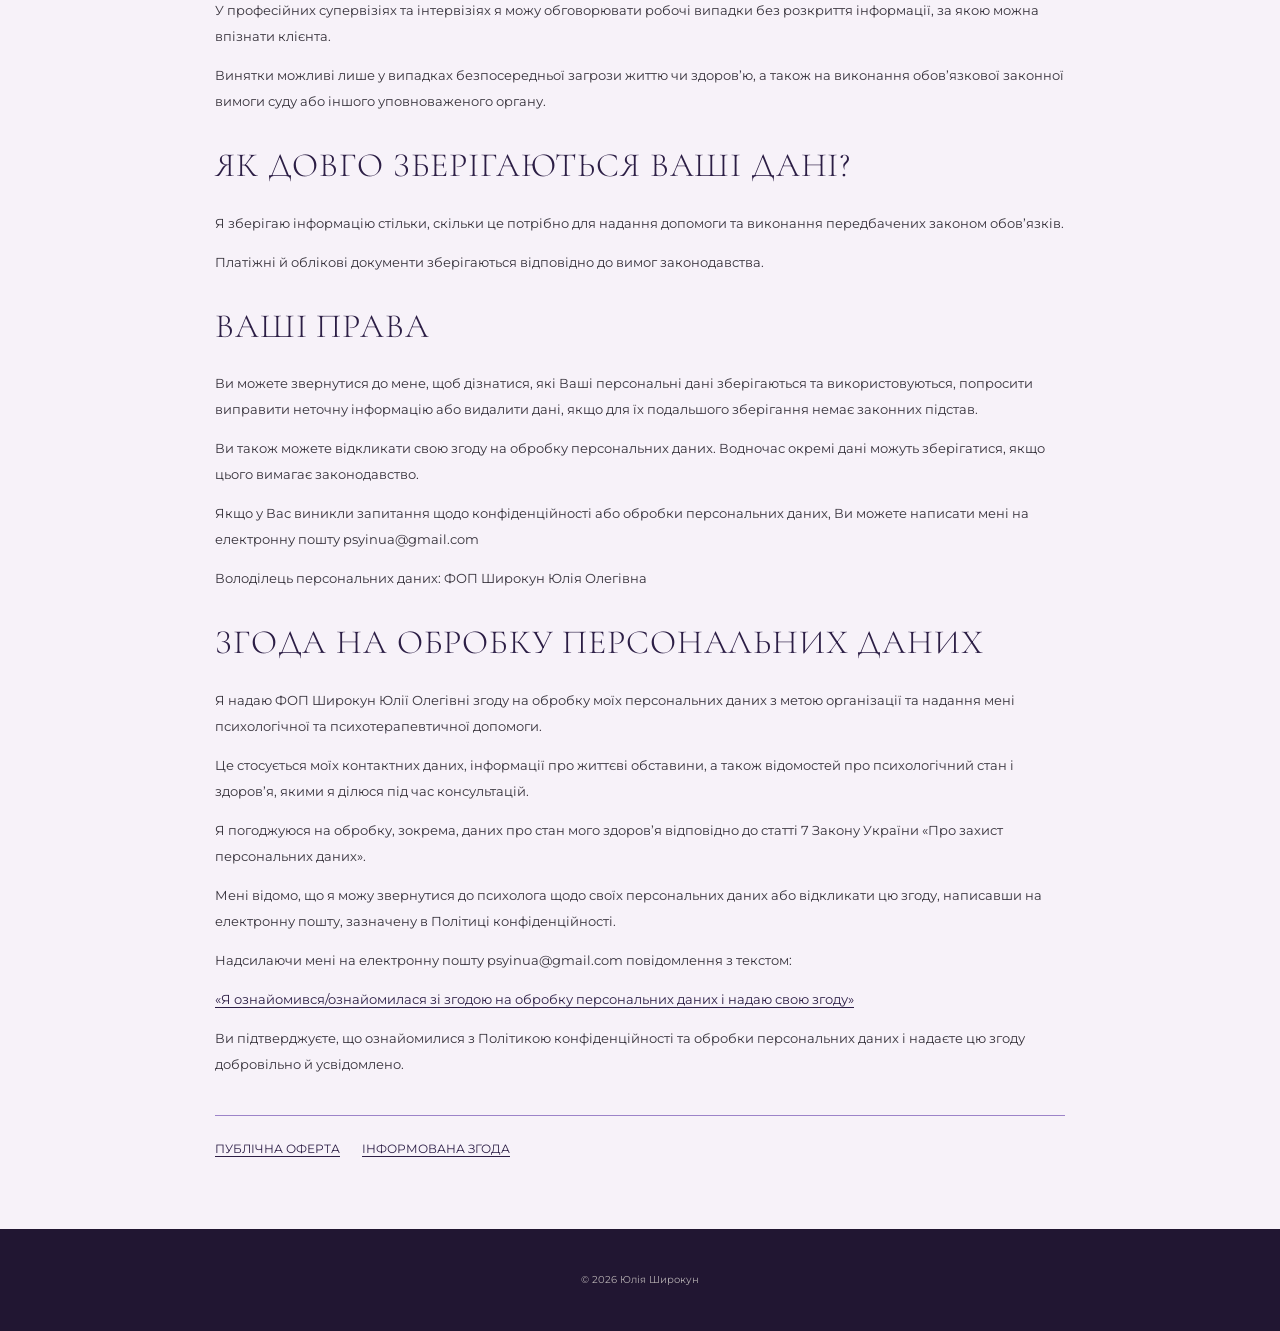
<file: documents/personal-data.html>
<!doctype html>
<html lang="uk">
<head>
<meta charset="utf-8"><meta name="viewport" content="width=device-width, initial-scale=1">
<meta name="robots" content="noindex,nofollow"><meta name="theme-color" content="#2c1e45">
<title>Політика конфіденційності та обробки персональних даних | Юлія Широкун</title>
<link rel="icon" href="../assets/icons/favicon.svg" type="image/svg+xml">
<link rel="preconnect" href="https://fonts.googleapis.com"><link rel="preconnect" href="https://fonts.gstatic.com" crossorigin>
<link href="https://fonts.googleapis.com/css2?family=Cormorant+Garamond:wght@300;400&family=Montserrat:wght@400;500;600&display=swap" rel="stylesheet">
<link rel="stylesheet" href="../style.css">
<style>
.document-main { min-height:70vh; padding:70px 24px; background:var(--cream); }
.document-content { width:min(850px,100%); margin:auto; }
.document-content h1 {
    font-size: clamp(42px, 7vw, 68px);
    line-height: 1.1;
    overflow-wrap: break-word;
    hyphens: auto;
}
.document-content h2 { color:var(--purple); font-size:clamp(24px,4vw,34px); margin-top:35px; }
.document-content p, .document-content li { font-size:13px; line-height:2; }
.document-content ul { padding-left:24px; }
.document-content a { color:var(--purple); text-decoration:underline; text-underline-offset:3px; }
.document-nav { display:flex; flex-wrap:wrap; gap:12px 22px; margin-top:38px; padding-top:22px; border-top:1px solid var(--lavender); }
.document-nav a { font-size:12px; }
.consent-action { display:inline; cursor:pointer; color:var(--purple); text-decoration:underline; text-underline-offset:3px; }
</style></head>
<body>
<header class="site-header"><a class="wordmark" href="../">Юлія Широкун</a><div class="header-controls"><a class="lang-switch active" href="../">НА ГОЛОВНУ</a></div></header>
<main class="document-main"><article class="document-content">
<h1>ПОЛІТИКА КОНФІДЕНЦІЙНОСТІ ТА ОБРОБКИ ПЕРСОНАЛЬНИХ ДАНИХ</h1>
<p>Для мене важливо, щоб під час психологічної та психотерапевтичної роботи Ви могли почуватися в безпеці й не хвилюватися про те, куди потрапляє особиста інформація, якою ділитеся зі мною.</p>
<p>Тому коротко пояснюю, як я працюю з Вашими персональними даними.</p>
<h2>Яку інформацію я отримую?</h2>
<p>Під час запису та консультацій мені можуть бути відомі Ваші контактні дані (ім’я, прізвище, номер телефону, електронна пошта або нікнейм у месенджері), а також інформація про Ваше життя, стосунки, переживання, психологічний стан і здоров’я.</p>
<p>Я отримую лише ту інформацію, яка потрібна для організації консультацій і роботи з Вашим запитом.</p>
<h2>Для чого я використовую цю інформацію?</h2>
<p>Інформація, якою Ви ділитеся зі мною, потрібна для того, щоб:</p>
<ul>
<li>організовувати консультації та підтримувати зв’язок із Вами;</li>
<li>краще розуміти Вашу ситуацію, потреби й запит;</li>
<li>планувати та проводити психологічну й психотерапевтичну роботу;</li>
<li>вести необхідний облік оплат і виконувати вимоги податкового законодавства.</li>
</ul>
<p>Я не використовую особисту інформацію клієнтів для реклами чи інших цілей, не пов’язаних із наданням допомоги.</p>
<h2>Як я зберігаю інформацію?</h2>
<p>Для робочих нотаток я використовую паперові записи та Google Docs, доступ до акаунту маю лише я особисто. У таких нотатках не зазначаю прізвище клієнта.</p>
<p>Організаційне листування залишається в історії повідомлень Telegram та Instagram. Інформація про оплати зберігається в онлайн-банкінгу.</p>
<p>Для онлайн-консультацій я використовую Zoom або іншу погоджену платформу. Аудіо- та відеозаписів консультацій я не веду.</p>
<p>Ці сервіси мають власні правила обробки та зберігання даних. Тому частина інформації може оброблятися їхніми операторами, зокрема за межами України.</p>
<p>Я дбаю про те, щоб обмежувати доступ до інформації про клієнтів і не допускати її розголошення стороннім особам.</p>
<h2>Конфіденційність</h2>
<p>Усе, чим Ви ділитеся під час консультацій, є конфіденційною інформацією. Я не розголошую зміст наших зустрічей, Ваші особисті обставини або сам факт звернення до мене без Вашої згоди.</p>
<p>У професійних супервізіях та інтервізіях я можу обговорювати робочі випадки без розкриття інформації, за якою можна впізнати клієнта.</p>
<p>Винятки можливі лише у випадках безпосередньої загрози життю чи здоров’ю, а також на виконання обов’язкової законної вимоги суду або іншого уповноваженого органу.</p>
<h2>Як довго зберігаються Ваші дані?</h2>
<p>Я зберігаю інформацію стільки, скільки це потрібно для надання допомоги та виконання передбачених законом обов’язків.</p>
<p>Платіжні й облікові документи зберігаються відповідно до вимог законодавства.</p>
<h2>Ваші права</h2>
<p>Ви можете звернутися до мене, щоб дізнатися, які Ваші персональні дані зберігаються та використовуються, попросити виправити неточну інформацію або видалити дані, якщо для їх подальшого зберігання немає законних підстав.</p>
<p>Ви також можете відкликати свою згоду на обробку персональних даних. Водночас окремі дані можуть зберігатися, якщо цього вимагає законодавство.</p>
<p>Якщо у Вас виникли запитання щодо конфіденційності або обробки персональних даних, Ви можете написати мені на електронну пошту psyinua@gmail.com</p>
<p>Володілець персональних даних: ФОП Широкун Юлія Олегівна</p>
<h2>ЗГОДА НА ОБРОБКУ ПЕРСОНАЛЬНИХ ДАНИХ</h2>
<p>Я надаю ФОП Широкун Юлії Олегівні згоду на обробку моїх персональних даних з метою організації та надання мені психологічної та психотерапевтичної допомоги.</p>
<p>Це стосується моїх контактних даних, інформації про життєві обставини, а також відомостей про психологічний стан і здоров’я, якими я ділюся під час консультацій.</p>
<p>Я погоджуюся на обробку, зокрема, даних про стан мого здоров’я відповідно до статті 7 Закону України «Про захист персональних даних».</p>
<p>Мені відомо, що я можу звернутися до психолога щодо своїх персональних даних або відкликати цю згоду, написавши на електронну пошту, зазначену в Політиці конфіденційності.</p>
<p>Надсилаючи мені на електронну пошту psyinua@gmail.com повідомлення з текстом:</p>
<p><a class="consent-action" href="mailto:psyinua@gmail.com?subject=%D0%9F%D1%96%D0%B4%D1%82%D0%B2%D0%B5%D1%80%D0%B4%D0%B6%D0%B5%D0%BD%D0%BD%D1%8F%20%D0%B7%D0%B3%D0%BE%D0%B4%D0%B8%20%D0%BD%D0%B0%20%D0%BE%D0%B1%D1%80%D0%BE%D0%B1%D0%BA%D1%83%20%D0%BF%D0%B5%D1%80%D1%81%D0%BE%D0%BD%D0%B0%D0%BB%D1%8C%D0%BD%D0%B8%D1%85%20%D0%B4%D0%B0%D0%BD%D0%B8%D1%85&body=%D0%AF%20%D0%BE%D0%B7%D0%BD%D0%B0%D0%B9%D0%BE%D0%BC%D0%B8%D0%B2%D1%81%D1%8F/%D0%BE%D0%B7%D0%BD%D0%B0%D0%B9%D0%BE%D0%BC%D0%B8%D0%BB%D0%B0%D1%81%D1%8F%20%D0%B7%D1%96%20%D0%B7%D0%B3%D0%BE%D0%B4%D0%BE%D1%8E%20%D0%BD%D0%B0%20%D0%BE%D0%B1%D1%80%D0%BE%D0%B1%D0%BA%D1%83%20%D0%BF%D0%B5%D1%80%D1%81%D0%BE%D0%BD%D0%B0%D0%BB%D1%8C%D0%BD%D0%B8%D1%85%20%D0%B4%D0%B0%D0%BD%D0%B8%D1%85%20%D1%96%20%D0%BD%D0%B0%D0%B4%D0%B0%D1%8E%20%D1%81%D0%B2%D0%BE%D1%8E%20%D0%B7%D0%B3%D0%BE%D0%B4%D1%83">«Я ознайомився/ознайомилася зі згодою на обробку персональних даних і надаю свою згоду»</a></p>
<p>Ви підтверджуєте, що ознайомилися з Політикою конфіденційності та обробки персональних даних і надаєте цю згоду добровільно й усвідомлено.</p>
<nav class="document-nav" aria-label="Інші документи">
<a href="offer.html">ПУБЛІЧНА ОФЕРТА</a><a href="consent.html">ІНФОРМОВАНА ЗГОДА</a>
</nav>
</article></main>
<footer class="site-footer"><p>© <span id="year"></span> Юлія Широкун</p></footer>
<script>document.getElementById("year").textContent = new Date().getFullYear();</script>

<script>
document.querySelectorAll('.consent-action').forEach(function(link) {
  link.addEventListener('click', function() {
    var text = 'Я ознайомився/ознайомилася зі згодою на обробку персональних даних і надаю свою згоду';
    window.setTimeout(function() {
      if (navigator.clipboard && navigator.clipboard.writeText) {
        navigator.clipboard.writeText(text).then(function() {
          alert('Якщо поштовий клієнт не відкрився, текст згоди скопійовано в буфер обміну.');
        }).catch(function() {
          prompt('Скопіюйте текст згоди:', text);
        });
      } else {
        prompt('Скопіюйте текст згоди:', text);
      }
    }, 1200);
  });
});
</script>
</body></html>
</file>
<file: style.css>
/* ОСНОВНІ НАЛАШТУВАННЯ КОЛЬОРІВ І ШРИФТІВ */
:root {
  --purple: #2c1e45;
  --lavender: #9d84c9;
  --cream: #f7f2f9;
  --ink: #35313a;
  --pale-lavender: #e8e0f1;
  --font-heading: "Cormorant Garamond", Georgia, serif;
  --font-body: "Montserrat", Arial, sans-serif;
  --header-height: 78px;
}
* { box-sizing: border-box; }
html { scroll-behavior: smooth; scroll-padding-top: calc(var(--header-height) + 18px); }
body { margin: 0; color: var(--ink); background: var(--cream); font-family: var(--font-body); font-size: 15px; line-height: 1.8; }
a { color: inherit; }
.site-header {
  height: var(--header-height); position: sticky; top: 0; z-index: 20;
  display: flex; align-items: center; justify-content: space-between; gap: 28px;
  padding: 0 clamp(20px, 6vw, 88px); background: #211632; color:  rgba(244,239,231,.7);
  box-shadow: 0 4px 22px rgba(20,12,32,.12);
}
.wordmark { color: var(--cream); text-decoration: none; font-family: var(--font-heading); font-size: 29px; font-weight: 400; line-height: 1; white-space: nowrap; }
.desktop-nav { display: flex; align-items: center; gap: clamp(18px, 3vw, 42px); margin-left: auto; }
.desktop-nav a, .mobile-nav a { color: var(--cream); text-decoration: none; font-size: 11px; letter-spacing: .09em; text-transform: uppercase; transition: color .2s ease; }
.desktop-nav a:hover, .mobile-nav a:hover { color: var(--lavender); }
.header-controls { display: flex; align-items: center; gap: 12px; }
.lang-switch { color: rgba(244,239,231,.65); text-decoration: none; font-size: 11px; letter-spacing: .08em; }
.lang-switch.active, .lang-switch:hover { color: var(--lavender); }
.menu-toggle, .mobile-nav { display: none; }
section { scroll-margin-top: var(--header-height); }
.section-light { background: var(--cream); color: var(--ink); }
.section-dark { background: var(--purple); color: var(--cream); }
.hero { min-height: min(760px, calc(100vh - var(--header-height))); display: grid; grid-template-columns: 1.05fr .95fr; align-items: center; gap: 5vw; padding: clamp(64px, 9vw, 126px) clamp(24px, 10vw, 150px); position: relative; overflow: hidden; }
.hero-copy { position: relative; z-index: 1; max-width: 600px; }
.eyebrow { margin: 0 0 20px; font-size: 10px; font-weight: 600; letter-spacing: .22em; color: var(--lavender); }
.eyebrow-light { color: #c5b4e1; }
h1, h2, h3 { font-family: var(--font-heading); font-weight: 300; text-transform: uppercase; letter-spacing: .025em; line-height: 1.02; }
h1 { margin: 0 0 22px; color: var(--purple); font-size: clamp(64px, 8.2vw, 112px); }
h2 { margin: 0 0 26px; font-size: clamp(52px, 6vw, 78px); color: var(--cream); }
h3 { margin: 0 0 8px; color: var(--cream); font-size: 30px; }
.hero-lead, .section-lead { font-family: var(--font-heading); font-size: clamp(25px, 3vw, 36px); line-height: 1.2; margin: 0 0 20px; }
.body-copy { max-width: 620px; margin: 0 0 17px; font-size: 14px; line-height: 1.95; }
.body-light { color: rgba(244,239,231,.88); }
.muted { color: #746c79; font-size: 12px; }
.button { display: inline-flex; justify-content: center; align-items: center; min-height: 52px; padding: 14px 24px; border: 1px solid transparent; border-radius: 2px; text-decoration: none; font-family: var(--font-body); font-size: 10px; font-weight: 600; letter-spacing: .1em; line-height: 1.4; text-align: center; transition: transform .2s ease, background .2s ease, color .2s ease; }
.button:hover { transform: translateY(-2px); }
.button-lavender { background: var(--lavender); color: var(--purple); }
.button-lavender:hover { background: #b5a2d7; }
.button-outline-light { border-color: rgba(244,239,231,.55); color: var(--cream); background: transparent; }
.button-outline-light:hover { background: rgba(244,239,231,.1); }
.hero .button { margin-top: 18px; }
.hero-photo-wrap { position: relative; justify-self: end; width: min(100%, 440px); }
.hero-photo { display: block; width: 100%; aspect-ratio: 4 / 5; object-fit: cover; background: var(--pale-lavender); }
.photo-note { position: absolute; bottom: 16px; left: 16px; padding: 8px 12px; background: rgba(44,30,69,.88); color: var(--cream); font-size: 9px; letter-spacing: .16em; }
.hero-decoration { position: absolute; width: 260px; height: 260px; border: 1px solid rgba(157,132,201,.35); border-radius: 50%; right: -110px; bottom: -120px; }
.section-inner { width: min(1120px, calc(100% - 48px)); margin: 0 auto; padding: clamp(76px, 10vw, 132px) 0; }
.about-grid { display: grid; grid-template-columns: 1.1fr .9fr; gap: clamp(40px, 8vw, 110px); align-items: start; }
.about .section-lead { color: var(--cream); max-width: 720px; }
.contacts .section-lead { color: var(--ink); max-width: 680px; }
.contacts .eyebrow { color: var(--lavender); }
.contacts h2, .contacts h3 { color: var(--purple); }
.contacts .body-copy { color: var(--ink); }
.contacts .button-outline-dark {
  border-color: rgba(44,30,69,.55);
  color: var(--purple);
  background: transparent;
}
.contacts .button-outline-dark:hover { background: rgba(44,30,69,.07); }
.placeholder-hint { margin-top: 28px; color: #c5b4e1; font-size: 10px; letter-spacing: .08em; }
.credentials-card { border: 1px solid rgba(197,180,225,.35); padding: clamp(24px, 4vw, 42px); }
.credential-item { padding: 18px 0; border-bottom: 1px solid rgba(197,180,225,.22); }
.credential-item:last-of-type { border-bottom: 0; }
.credential-item p { margin: 10px; color: rgba(244,239,231,.78); font-size: 12px; line-height: 1.8; }
.small-note { color: rgba(244,239,231,.55); font-size: 10px; line-height: 1.7; }
.contacts-inner { padding-top: clamp(72px, 9vw, 110px); padding-bottom: clamp(72px, 9vw, 110px); }
.contacts h2 { color: var(--purple); }
.contact-layout { display: grid; grid-template-columns: 1.1fr .9fr; gap: 9vw; margin-top: 42px; align-items: start; }
.inline-link { color: #c5b4e1; text-underline-offset: 4px; }
.contact-actions { display: flex; flex-direction: column; align-items: stretch; gap: 12px; max-width: 330px; }
.site-footer { padding: 38px 24px; text-align: center; background: #211632; color: rgba(244,239,231,.7); }
.footer-wordmark { display: inline-block; margin-bottom: 12px; }
.site-footer p { margin: 4px 0; font-size: 10px; }
.footer-copy { opacity: .55; }
@media (max-width: 760px) {
  :root { --header-height: 68px; }
  .site-header { padding: 0 20px; gap: 12px; }
  .wordmark { font-size: 25px; }
  .desktop-nav { display: none; }
  .header-controls { margin-left: auto; }
  .menu-toggle { display: flex; flex-direction: column; justify-content: center; gap: 5px; width: 38px; height: 38px; padding: 8px; border: 0; background: transparent; cursor: pointer; }
  .menu-toggle span { display: block; width: 21px; height: 1px; background: var(--cream); }
  .mobile-nav { position: absolute; top: var(--header-height); left: 0; right: 0; padding: 18px 22px 22px; background: var(--purple); border-top: 1px solid rgba(244,239,231,.12); }
  .mobile-nav.open { display: flex; flex-direction: column; gap: 18px; }
  .hero { grid-template-columns: 1fr; gap: 42px; padding: 68px 26px 76px; }
  h1 { font-size: clamp(62px, 18vw, 92px); }
  .hero-photo-wrap { justify-self: center; width: min(100%, 390px); }
  .section-inner { width: min(100% - 48px, 560px); }
  .about-grid, .contact-layout { grid-template-columns: 1fr; gap: 42px; }
  h2 { font-size: 58px; }
  .contact-actions { max-width: none; }
}
@media (prefers-reduced-motion: reduce) {
  html { scroll-behavior: auto; }
  *, *::before, *::after { transition-duration: .01ms !important; animation-duration: .01ms !important; }
}
/* ===== ГАЛЕРЕЯ СЕРТИФІКАТІВ ===== */

.certificate-gallery {
    margin-top: 0px;
    padding: 35px 0;
    color: #f4efe7;
}

.certificate-gallery h2 {
    color: #f4efe7;
    text-align: center;
    font-family: 'Cormorant Garamond', serif;
    font-weight: normal;
    letter-spacing: 2px;
}

.gallery-description {
    color: #e5d9ee;
    text-align: center;
    margin-bottom: 30px;
}

.gallery-wrapper {
    display: flex;
    align-items: center;
    gap: 12px;
}

.gallery-track {
    display: flex;
    gap: 18px;
    overflow-x: auto;
    scroll-behavior: smooth;
    scroll-snap-type: x mandatory;
    scrollbar-width: thin;
    scrollbar-color: #9d84c9 #2c1e45;
    padding: 12px 4px 20px;
    flex: 1;
}

.gallery-track::-webkit-scrollbar {
    height: 7px;
}

.gallery-track::-webkit-scrollbar-thumb {
    background: #9d84c9;
    border-radius: 10px;
}

.certificate-item {
    position: relative;
    flex: 0 0 220px;
    height: 280px;
    background: #f4efe7;
    border: 2px solid #9d84c9;
    border-radius: 8px;
    overflow: hidden;
    scroll-snap-align: center;
    cursor: zoom-in;
    display: flex;
    align-items: center;
    justify-content: center;
}

.certificate-item img {
    width: 100%;
    height: 100%;
    object-fit: contain;
    padding: 8px;
}

.certificate-item span {
    position: absolute;
    color: #2c1e45;
    font-size: 14px;
    background: #e5d9ee;
    padding: 4px 9px;
    border-radius: 20px;
    pointer-events: none;
}

.certificate-item.has-photo span {
    display: none;
}

.certificate-item img:not([src]) {
    display: none;
}

.gallery-arrow {
    flex-shrink: 0;
    width: 42px;
    height: 42px;
    border: 1px solid #9d84c9;
    border-radius: 50%;
    background: #9d84c9;
    color: #2c1e45;
    font-size: 18px;
    cursor: pointer;
    transition: opacity 0.2s;
}

.gallery-arrow:hover {
    opacity: 0.75;
}

/* ЗБІЛЬШЕНЕ ФОТО */

.photo-lightbox {
    display: none;
    position: fixed;
    inset: 0;
    z-index: 9999;
    background: rgba(20, 13, 30, 0.94);
    align-items: center;
    justify-content: center;
    padding: 55px 20px 20px;
}

.photo-lightbox.active {
    display: flex;
}

.photo-lightbox img {
    max-width: 95%;
    max-height: 90vh;
    object-fit: contain;
    border: 2px solid #9d84c9;
    border-radius: 5px;
}

.lightbox-close {
    position: absolute;
    top: 15px;
    right: 25px;
    background: transparent;
    border: none;
    color: #f4efe7;
    font-size: 42px;
    cursor: pointer;
}

/* МОБІЛЬНА ВЕРСІЯ */

@media (max-width: 600px) {
    .certificate-item {
        flex-basis: 75%;
        height: 260px;
    }

    .gallery-arrow {
        width: 34px;
        height: 34px;
        font-size: 15px;
    }

    .gallery-wrapper {
        gap: 5px;
    }

    .certificate-gallery {
        margin-top: 40px;
    }
}

/* ===== ВИПРАВЛЕННЯ МОБІЛЬНОГО ВІДОБРАЖЕННЯ ===== */

/* Забороняємо сторінці виходити за межі екрана */
html {
    max-width: 100%;
    overflow-x: clip;
}

body {
    width: 100%;
    max-width: 100%;
    overflow-x: hidden;
}

/* Зображення не повинні розширювати сторінку */
img,
video,
iframe {
    max-width: 100%;
}

/* Захист каруселі від горизонтального переповнення */
.gallery-wrapper {
    width: 100%;
    max-width: 100%;
    min-width: 0;
}

.gallery-track {
    min-width: 0;
    max-width: 100%;
}
</file>
